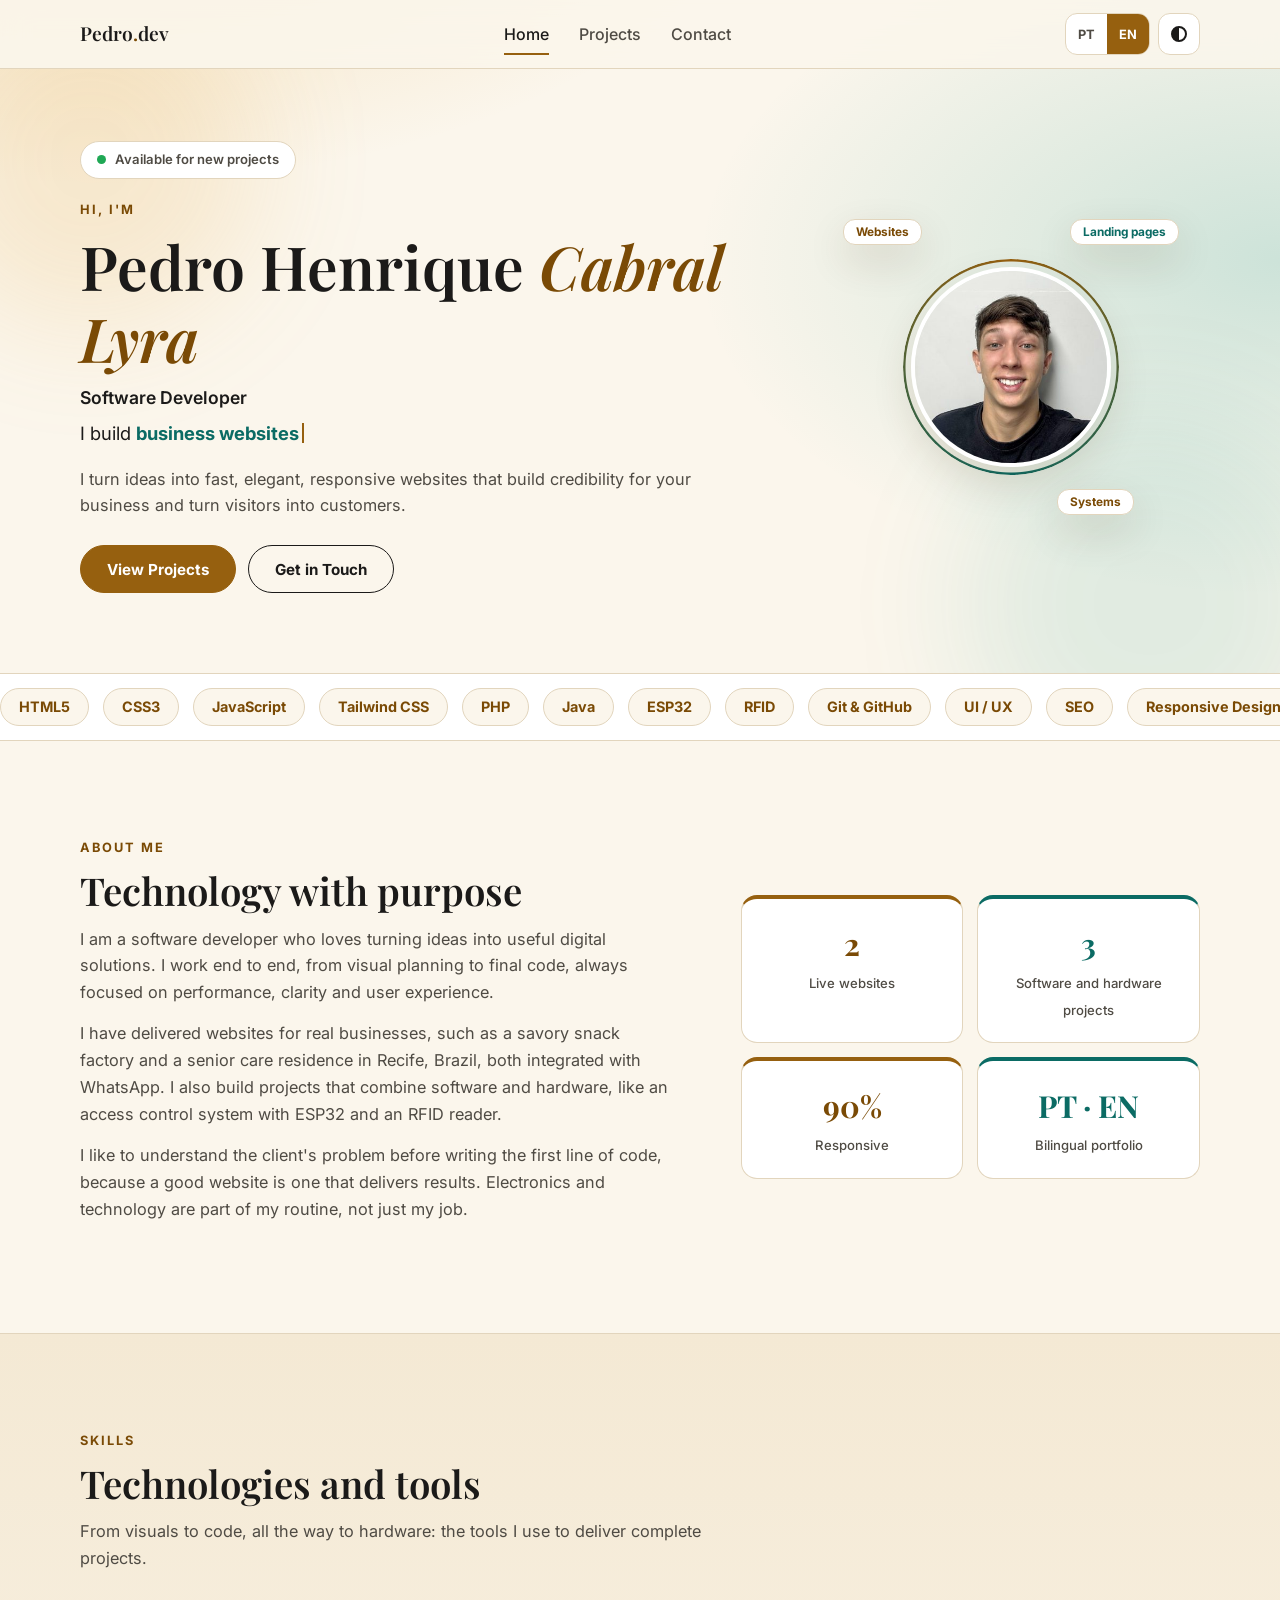
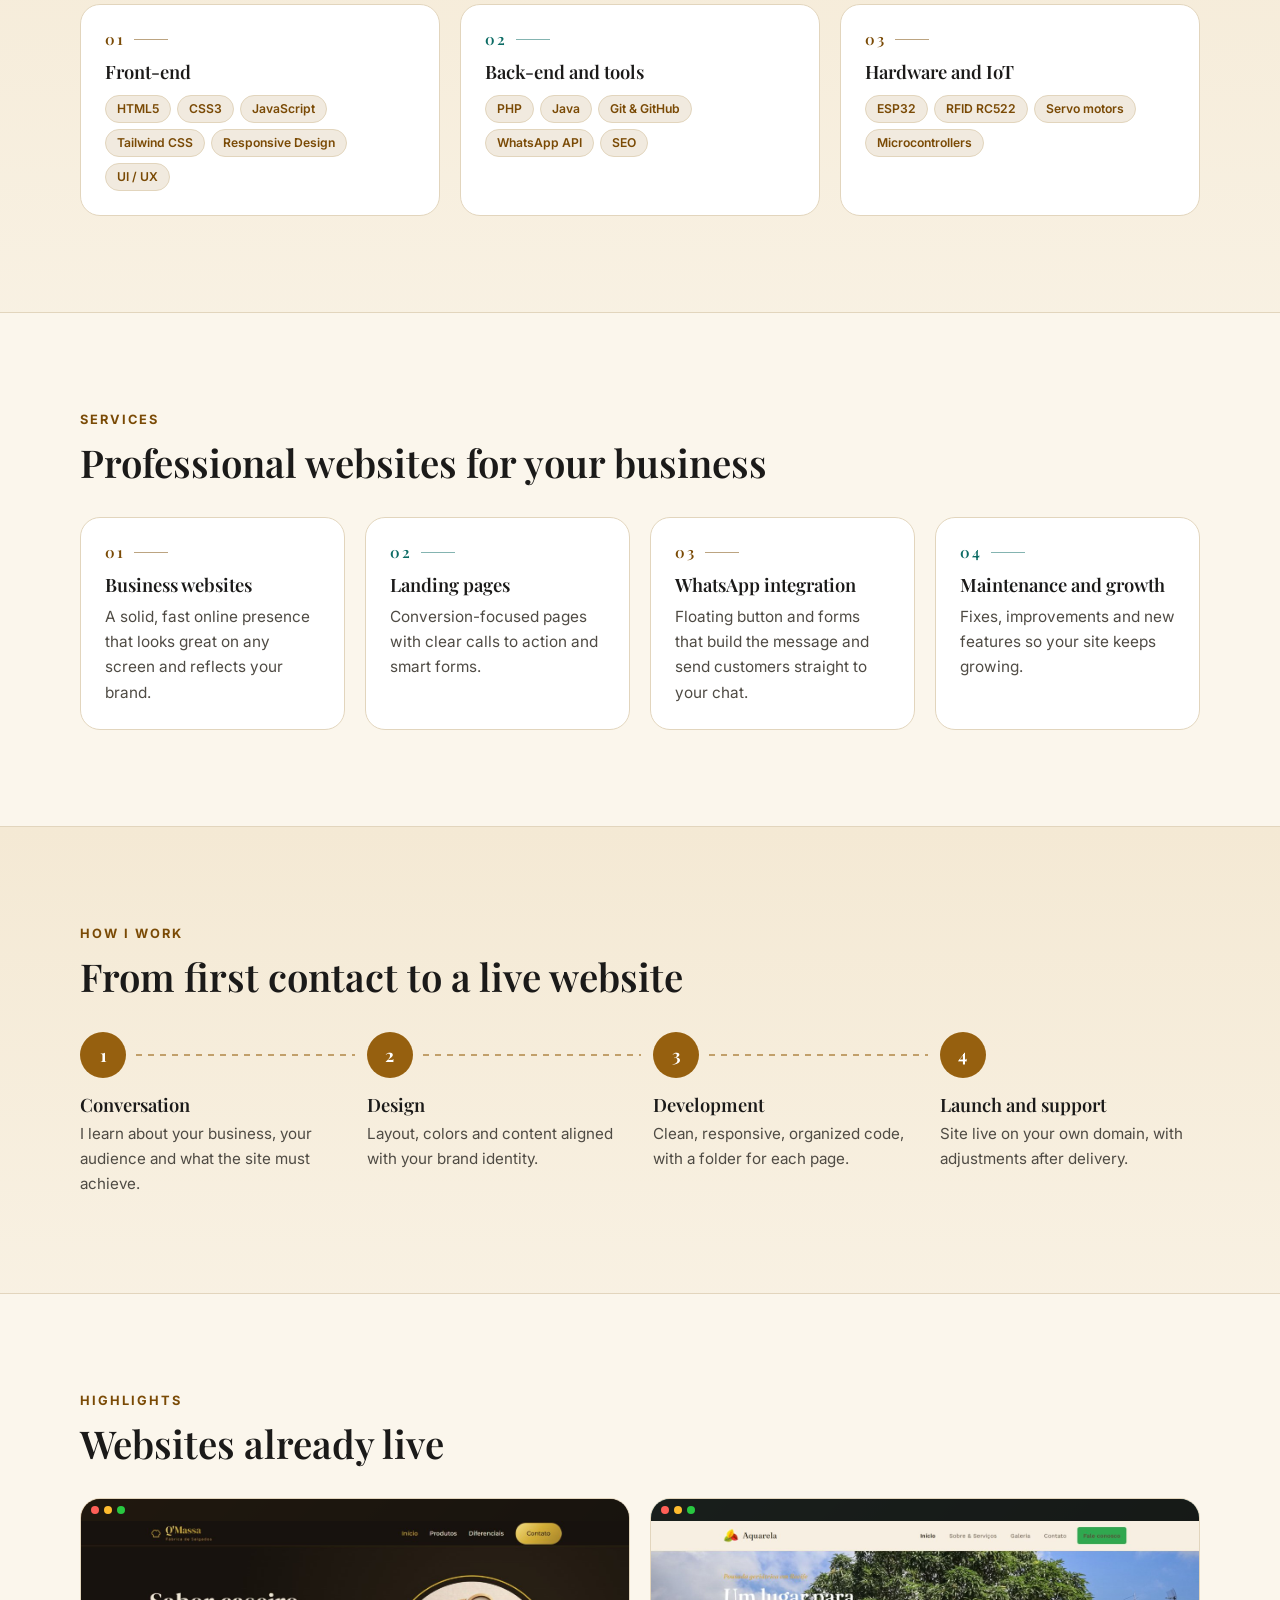
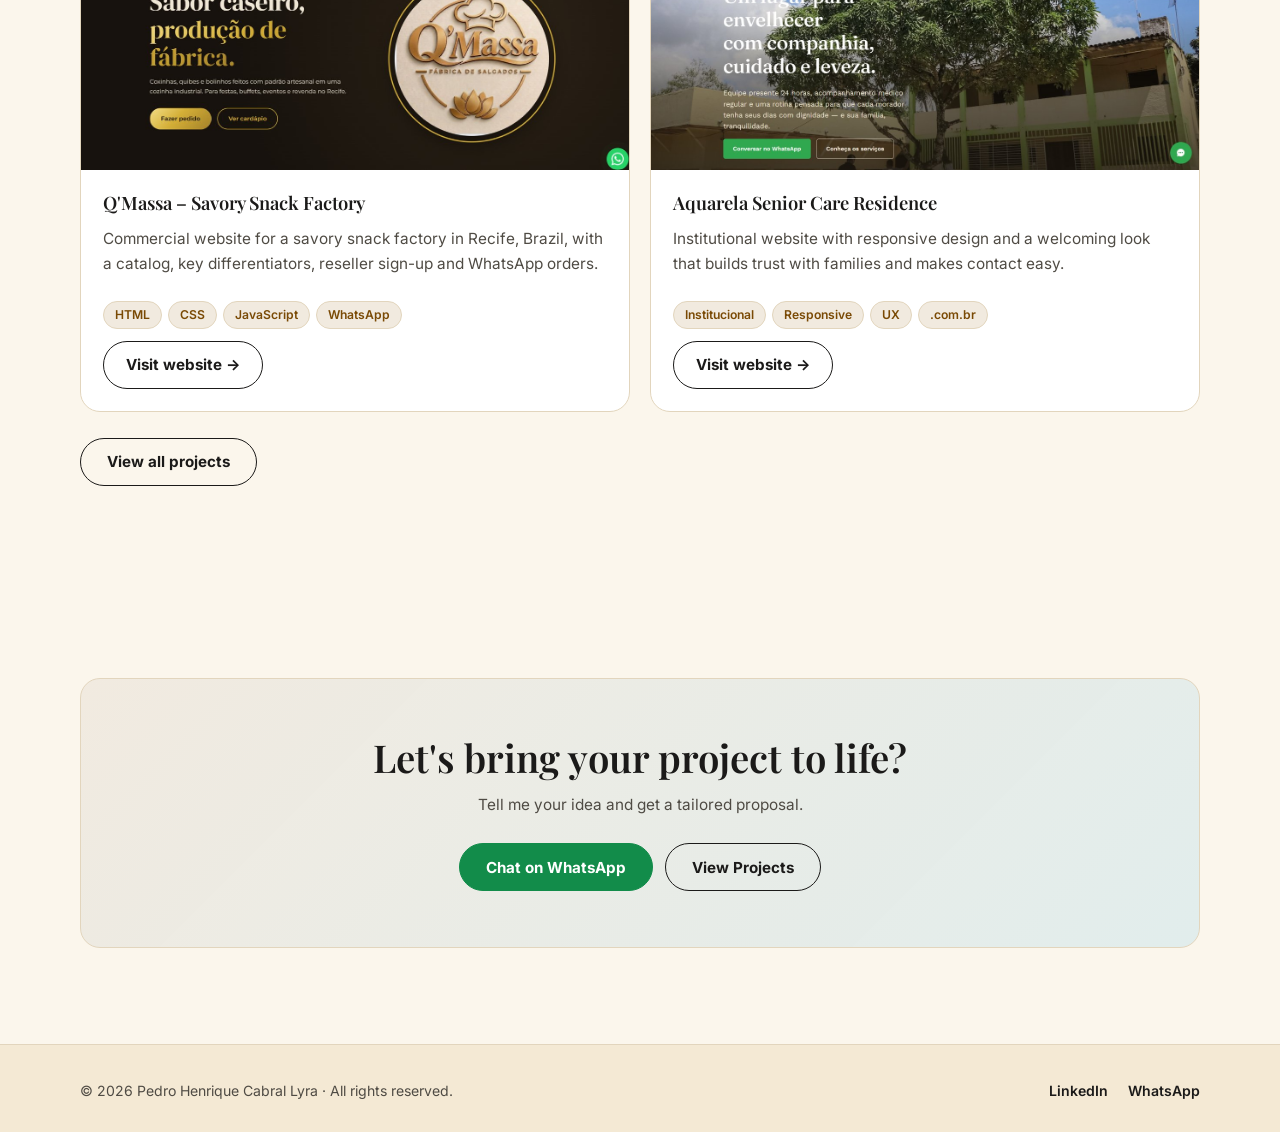
<file: index.html>
<!DOCTYPE html>
<html lang="pt-BR">
<head>
<meta charset="utf-8">
<meta name="viewport" content="width=device-width, initial-scale=1, viewport-fit=cover">
<title>Pedro Henrique Cabral Lyra | Desenvolvedor de Software</title>
<meta name="description" content="Portfólio de Pedro Henrique Cabral Lyra, desenvolvedor de software.">
<meta name="theme-color" content="#fbf6ec" media="(prefers-color-scheme: light)">
<meta name="theme-color" content="#100f0e" media="(prefers-color-scheme: dark)">
<link rel="icon" href="assets/favicon.svg" type="image/svg+xml">
<!-- Aplica o tema salvo antes da renderização (evita flash) -->
<script>try{var t=localStorage.getItem('pref-theme');if(t)document.documentElement.dataset.theme=t}catch(e){}</script>
<link rel="preconnect" href="https://fonts.googleapis.com"><link rel="preconnect" href="https://fonts.gstatic.com" crossorigin>
<link href="https://fonts.googleapis.com/css2?family=Inter:wght@400;500;600;700&family=Playfair+Display:wght@500;600&display=swap" rel="stylesheet">
<!-- CSS compartilhado -->
<link rel="stylesheet" href="shared/css/tokens.css?v=5">
<link rel="stylesheet" href="shared/css/base.css?v=5">
<link rel="stylesheet" href="shared/css/layout.css?v=5">
<link rel="stylesheet" href="shared/css/components.css?v=5">
<!-- CSS exclusivo desta página -->
<link rel="stylesheet" href="home/home.css?v=5">
</head>
<body data-page="home">
<div id="progress" aria-hidden="true"></div>
<a class="sr-only" href="#main">Skip to content</a>
<header class="site-header">
  <div class="wrap bar">
    <a class="logo" href="index.html">Pedro<span>.</span>dev</a>
    <nav id="nav" class="nav" aria-label="Menu">
      <a data-page="home" href="index.html" data-i18n="nav.home">Início</a>
      <a data-page="projetos" href="projetos/index.html" data-i18n="nav.projects">Projetos</a>
      <a data-page="contato" href="contato/index.html" data-i18n="nav.contact">Contato</a>
    </nav>
    <div class="tools">
      <div class="seg" role="group" aria-label="Idioma" data-i18n-attr="aria-label:lang.label">
        <button type="button" data-lang="pt" aria-pressed="true">PT</button>
        <button type="button" data-lang="en" aria-pressed="false">EN</button>
      </div>
      <button id="themeBtn" class="icon-btn" type="button" aria-label="Alternar tema" data-i18n-attr="aria-label:theme.toggle"><span class="ico-theme"></span></button>
      <button id="menuBtn" class="icon-btn menu-btn" type="button" aria-expanded="false" aria-controls="nav" aria-label="Abrir menu" data-i18n-attr="aria-label:nav.menu"><span class="ico-menu"></span></button>
    </div>
  </div>
</header>
<main id="main">

<section class="hero">
  <span class="blob b1"></span><span class="blob b2"></span>
  <div class="wrap hero-grid">
    <div class="hero-text reveal">
      <span class="chip"><span class="dot"></span><span data-i18n="hero.avail">Disponível para novos projetos</span></span>
      <p class="eyebrow" data-i18n="hero.hi">Olá, eu sou</p>
      <h1>Pedro Henrique <em>Cabral Lyra</em></h1>
      <p class="role" data-i18n="hero.role">Desenvolvedor de Software</p>
      <p class="typed-line"><span data-i18n="hero.iBuild">Eu crio</span> <b id="typed" aria-live="off"></b><span class="caret"></span></p>
      <p class="lead" data-i18n="hero.lead"></p>
      <div class="btn-row">
        <a class="btn btn-primary" href="projetos/index.html" data-i18n="hero.btnProjects">Ver Projetos</a>
        <a class="btn btn-ghost" href="contato/index.html" data-i18n="hero.btnContact">Entrar em Contato</a>
      </div>
    </div>
    <div class="portrait reveal">
      <div class="avatar"><div class="ring"></div><img id="avatar" src="assets/img/pedro.jpg" alt="Pedro Henrique Cabral Lyra" width="360" height="360"></div>
      <span class="fchip c1" data-i18n="hero.c1">Websites</span><span class="fchip c2" data-i18n="hero.c2">Landing pages</span><span class="fchip c3" data-i18n="hero.c3">Sistemas</span>
    </div>
  </div>
</section>

<div class="marquee" aria-hidden="true"><ul id="marquee">
  <li>HTML5</li><li>CSS3</li><li>JavaScript</li><li>Tailwind CSS</li><li>PHP</li><li>Java</li><li>ESP32</li><li>RFID</li><li>Git &amp; GitHub</li><li>UI / UX</li><li>SEO</li><li>Responsive Design</li>
</ul></div>

<section id="sobre">
  <div class="wrap about">
    <div class="reveal">
      <p class="eyebrow" data-i18n="about.eyebrow">Sobre mim</p>
      <h2 data-i18n="about.title"></h2>
      <!-- EDITE: inclua aqui detalhes do LinkedIn/currículo (formação, experiências) -->
      <p class="lead" data-i18n="about.p1"></p>
      <p class="lead" data-i18n="about.p2"></p>
      <p class="lead" data-i18n="about.p3"></p>
    </div>
    <div class="stats">
      <div class="stat reveal"><b data-count="2" data-suffix="">0</b><small data-i18n="st.1">Sites no ar</small></div>
      <div class="stat reveal"><b data-count="3" data-suffix="">0</b><small data-i18n="st.2">Projetos de software e hardware</small></div>
      <div class="stat reveal"><b data-count="100" data-suffix="%">0</b><small data-i18n="st.3">Responsivos</small></div>
      <div class="stat reveal"><b>PT · EN</b><small data-i18n="st.4">Portfólio bilíngue</small></div>
    </div>
  </div>
</section>

<section class="band" id="habilidades">
  <div class="wrap">
    <p class="eyebrow reveal" data-i18n="skills.eyebrow">Habilidades</p>
    <h2 class="reveal" data-i18n="skills.title"></h2>
    <p class="lead reveal" data-i18n="skills.lead"></p>
    <div class="grid cols-3">
      <article class="card tilt reveal"><div class="badge"></div><h3 data-i18n="sk.front">Front-end</h3>
        <div class="tags"><span>HTML5</span><span>CSS3</span><span>JavaScript</span><span>Tailwind CSS</span><span>Responsive Design</span><span>UI / UX</span></div></article>
      <article class="card tilt reveal"><div class="badge teal"></div><h3 data-i18n="sk.back">Back-end e ferramentas</h3>
        <div class="tags"><span>PHP</span><span>Java</span><span>Git &amp; GitHub</span><span>WhatsApp API</span><span>SEO</span></div></article>
      <article class="card tilt reveal"><div class="badge"></div><h3 data-i18n="sk.iot">Hardware e IoT</h3>
        <div class="tags"><span>ESP32</span><span>RFID RC522</span><span>Servo motors</span><span>Microcontrollers</span></div></article>
    </div>
  </div>
</section>

<section id="servicos">
  <div class="wrap">
    <p class="eyebrow reveal" data-i18n="services.eyebrow">Serviços</p>
    <h2 class="reveal" data-i18n="services.title"></h2>
    <div class="grid cols-4">
      <article class="card tilt reveal"><div class="badge"></div><h3 data-i18n="s1.t"></h3><p data-i18n="s1.d"></p></article>
      <article class="card tilt reveal"><div class="badge teal"></div><h3 data-i18n="s2.t"></h3><p data-i18n="s2.d"></p></article>
      <article class="card tilt reveal"><div class="badge"></div><h3 data-i18n="s3.t"></h3><p data-i18n="s3.d"></p></article>
      <article class="card tilt reveal"><div class="badge teal"></div><h3 data-i18n="s4.t"></h3><p data-i18n="s4.d"></p></article>
    </div>
  </div>
</section>

<section class="band" id="processo">
  <div class="wrap">
    <p class="eyebrow reveal" data-i18n="pr.eyebrow">Como trabalho</p>
    <h2 class="reveal" data-i18n="pr.title"></h2>
    <ol class="steps">
      <li class="reveal"><span>1</span><h3 data-i18n="pr.1t"></h3><p data-i18n="pr.1d"></p></li>
      <li class="reveal"><span>2</span><h3 data-i18n="pr.2t"></h3><p data-i18n="pr.2d"></p></li>
      <li class="reveal"><span>3</span><h3 data-i18n="pr.3t"></h3><p data-i18n="pr.3d"></p></li>
      <li class="reveal"><span>4</span><h3 data-i18n="pr.4t"></h3><p data-i18n="pr.4d"></p></li>
    </ol>
  </div>
</section>

<section id="destaques">
  <div class="wrap">
    <p class="eyebrow reveal" data-i18n="ft.eyebrow">Destaques</p>
    <h2 class="reveal" data-i18n="ft.title"></h2>
    <div class="grid projects">
      <article class="card project tilt reveal"><figure class="shot s1"><div class="frame"><i></i><i></i><i></i></div><span class="shot-name">Q'Massa</span><img src="assets/img/projects/qmassa-home.jpg" alt="" data-i18n-attr="alt:p1.alt" loading="lazy"></figure>
      <div class="pbody"><h3 data-i18n="p1.t"></h3><p data-i18n="p1.d"></p>
        
        <div class="tags"><span>HTML</span><span>CSS</span><span>JavaScript</span><span>WhatsApp</span></div>
        <a class="btn btn-ghost" href="https://stupendous-meerkat-0f9699.netlify.app" target="_blank" rel="noopener" data-i18n="pj.visit">Visitar site →</a></div></article>
      <article class="card project tilt reveal"><figure class="shot s2"><div class="frame"><i></i><i></i><i></i></div><span class="shot-name">Aquarela</span><img src="assets/img/projects/aquarela-home.jpg" alt="" data-i18n-attr="alt:p2.alt" loading="lazy"></figure>
      <div class="pbody"><h3 data-i18n="p2.t"></h3><p data-i18n="p2.d"></p>
        
        <div class="tags"><span>Institucional</span><span>Responsive</span><span>UX</span><span>.com.br</span></div>
        <a class="btn btn-ghost" href="https://aquarelapousadageriatrica.com.br/" target="_blank" rel="noopener" data-i18n="pj.visit">Visitar site →</a></div></article>
    </div>
    <div class="btn-row reveal"><a class="btn btn-ghost" href="projetos/index.html" data-i18n="ft.all">Ver todos os projetos</a></div>
  </div>
</section>
<section>
  <div class="wrap cta-box card reveal">
    <h2 data-i18n="cta.title">Vamos tirar seu projeto do papel?</h2>
    <p class="lead" data-i18n="cta.text"></p>
    <div class="btn-row"><a class="btn btn-wa" data-i18n-attr="href:wa.href" href="https://wa.me/5581983641665" target="_blank" rel="noopener" data-i18n="cta.wa">Chamar no WhatsApp</a><a class="btn btn-ghost" href="projetos/index.html" data-i18n="hero.btnProjects">Ver Projetos</a></div>
  </div>
</section>
</main>
<footer class="site-footer">
  <div class="wrap foot">
    <span>© <span id="year">2026</span> Pedro Henrique Cabral Lyra · <span data-i18n="footer.rights">Todos os direitos reservados.</span></span>
    <nav aria-label="Social">
      <a href="https://www.linkedin.com/in/pedro-henrique-cabral-lyra" target="_blank" rel="noopener">LinkedIn</a>
      <a data-i18n-attr="href:wa.href" href="https://wa.me/5581983641665" target="_blank" rel="noopener">WhatsApp</a>
    </nav>
  </div>
</footer>
<!-- Dicionários de tradução (compartilhado + da página) -->
<script src="shared/i18n/common.i18n.js?v=5"></script>
<script src="home/home.i18n.js?v=5"></script>
<!-- Lógica compartilhada e da página -->
<script src="shared/js/i18n.js?v=5"></script>
<script src="shared/js/theme.js?v=5"></script>
<script src="shared/js/ui.js?v=5"></script>
<script src="home/home.js?v=5"></script>
<script src="shared/js/main.js?v=5"></script>
</body>
</html>
</file>
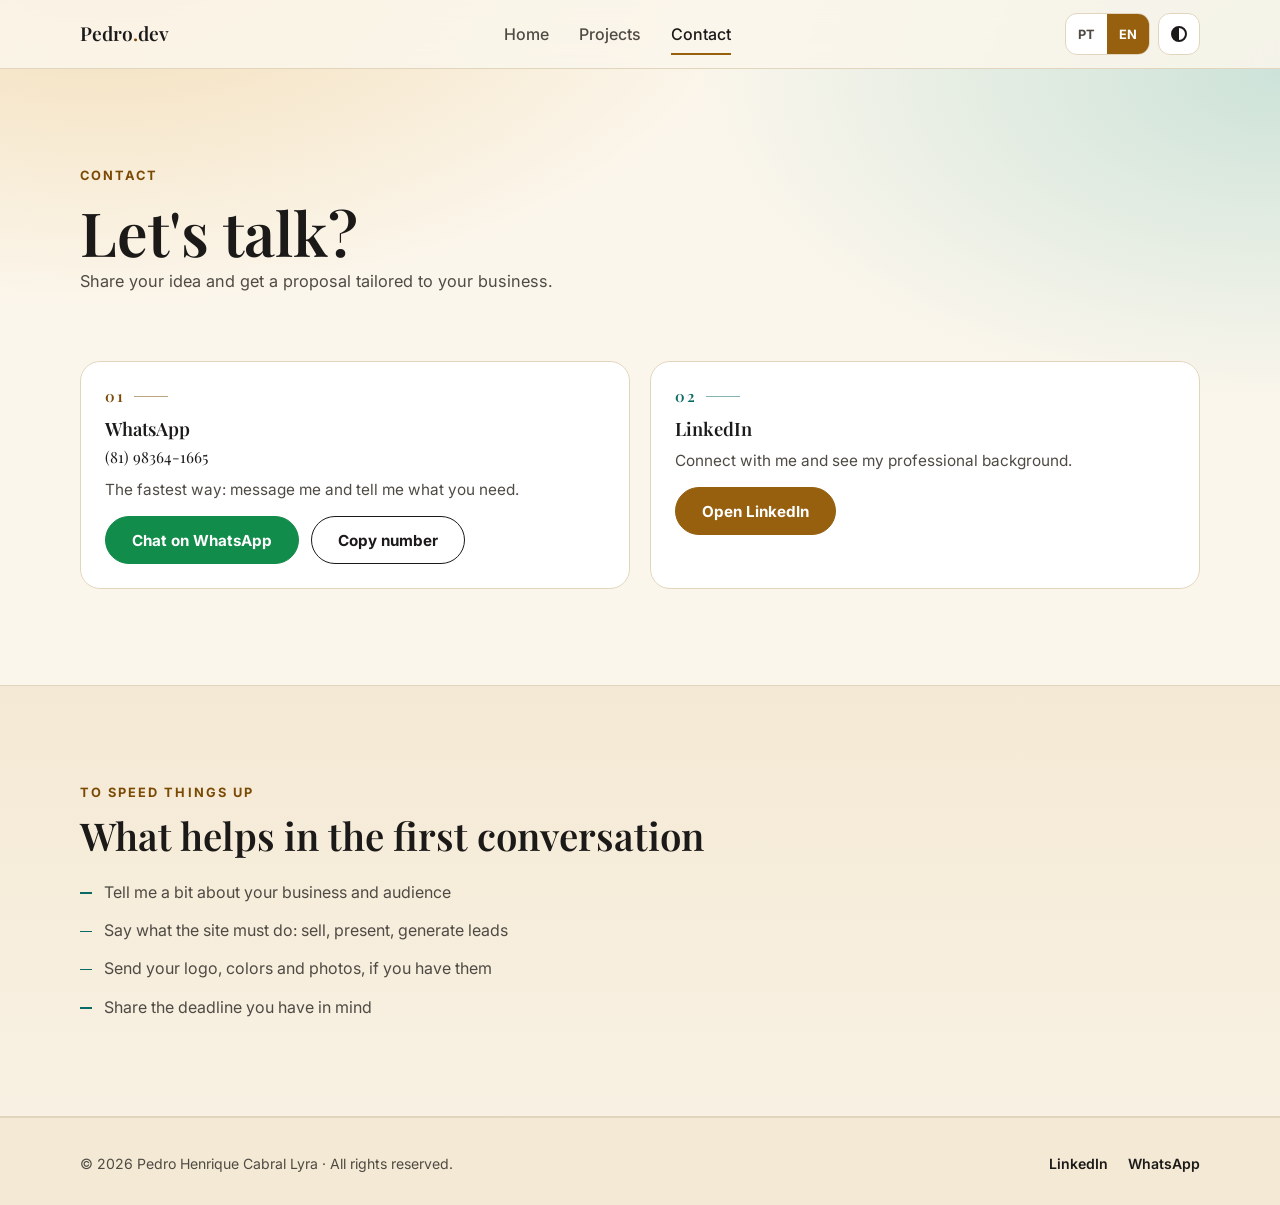
<file: contato/index.html>
<!DOCTYPE html>
<html lang="pt-BR">
<head>
<meta charset="utf-8">
<meta name="viewport" content="width=device-width, initial-scale=1, viewport-fit=cover">
<title>Pedro Henrique Cabral Lyra | Desenvolvedor de Software</title>
<meta name="description" content="Portfólio de Pedro Henrique Cabral Lyra, desenvolvedor de software.">
<meta name="theme-color" content="#fbf6ec" media="(prefers-color-scheme: light)">
<meta name="theme-color" content="#100f0e" media="(prefers-color-scheme: dark)">
<link rel="icon" href="../assets/favicon.svg" type="image/svg+xml">
<!-- Aplica o tema salvo antes da renderização (evita flash) -->
<script>try{var t=localStorage.getItem('pref-theme');if(t)document.documentElement.dataset.theme=t}catch(e){}</script>
<link rel="preconnect" href="https://fonts.googleapis.com"><link rel="preconnect" href="https://fonts.gstatic.com" crossorigin>
<link href="https://fonts.googleapis.com/css2?family=Inter:wght@400;500;600;700&family=Playfair+Display:wght@500;600&display=swap" rel="stylesheet">
<!-- CSS compartilhado -->
<link rel="stylesheet" href="../shared/css/tokens.css?v=5">
<link rel="stylesheet" href="../shared/css/base.css?v=5">
<link rel="stylesheet" href="../shared/css/layout.css?v=5">
<link rel="stylesheet" href="../shared/css/components.css?v=5">
<!-- CSS exclusivo desta página -->
<link rel="stylesheet" href="contato.css?v=5">
</head>
<body data-page="contato">
<div id="progress" aria-hidden="true"></div>
<a class="sr-only" href="#main">Skip to content</a>
<header class="site-header">
  <div class="wrap bar">
    <a class="logo" href="../index.html">Pedro<span>.</span>dev</a>
    <nav id="nav" class="nav" aria-label="Menu">
      <a data-page="home" href="../index.html" data-i18n="nav.home">Início</a>
      <a data-page="projetos" href="../projetos/index.html" data-i18n="nav.projects">Projetos</a>
      <a data-page="contato" href="../contato/index.html" data-i18n="nav.contact">Contato</a>
    </nav>
    <div class="tools">
      <div class="seg" role="group" aria-label="Idioma" data-i18n-attr="aria-label:lang.label">
        <button type="button" data-lang="pt" aria-pressed="true">PT</button>
        <button type="button" data-lang="en" aria-pressed="false">EN</button>
      </div>
      <button id="themeBtn" class="icon-btn" type="button" aria-label="Alternar tema" data-i18n-attr="aria-label:theme.toggle"><span class="ico-theme"></span></button>
      <button id="menuBtn" class="icon-btn menu-btn" type="button" aria-expanded="false" aria-controls="nav" aria-label="Abrir menu" data-i18n-attr="aria-label:nav.menu"><span class="ico-menu"></span></button>
    </div>
  </div>
</header>
<main id="main">

<section class="page-head">
  <div class="wrap reveal">
    <p class="eyebrow" data-i18n="ct.eyebrow">Contato</p>
    <h1 data-i18n="ct.title">Vamos conversar?</h1>
    <p class="lead" data-i18n="ct.lead"></p>
  </div>
</section>
<section style="padding-top:8px">
  <div class="wrap grid contact-grid">
    <article class="card tilt reveal">
      <div class="badge"></div><h3>WhatsApp</h3>
      <p class="phone">(81) 98364-1665</p>
      <p data-i18n="ct.waText"></p>
      <div class="btn-row" style="margin-top:14px"><a class="btn btn-wa" data-i18n-attr="href:wa.href" href="https://wa.me/5581983641665" target="_blank" rel="noopener" data-i18n="cta.wa">Chamar no WhatsApp</a>
        <button class="btn btn-ghost" id="copyPhone" type="button" data-i18n="ct.copy">Copiar número</button></div>
    </article>
    <article class="card tilt reveal">
      <div class="badge teal"></div><h3>LinkedIn</h3>
      <p data-i18n="ct.liText"></p>
      <div class="btn-row" style="margin-top:14px"><a class="btn btn-primary" href="https://www.linkedin.com/in/pedro-henrique-cabral-lyra" target="_blank" rel="noopener" data-i18n="ct.liBtn">Abrir LinkedIn</a></div>
    </article>
  </div>
</section>
<section class="band">
  <div class="wrap">
    <p class="eyebrow reveal" data-i18n="ct.tipEyebrow"></p>
    <h2 class="reveal" data-i18n="ct.tipTitle"></h2>
    <ul class="ticks tips reveal">
      <li data-i18n="ct.t1"></li><li data-i18n="ct.t2"></li><li data-i18n="ct.t3"></li><li data-i18n="ct.t4"></li>
    </ul>
  </div>
</section>

</main>
<footer class="site-footer">
  <div class="wrap foot">
    <span>© <span id="year">2026</span> Pedro Henrique Cabral Lyra · <span data-i18n="footer.rights">Todos os direitos reservados.</span></span>
    <nav aria-label="Social">
      <a href="https://www.linkedin.com/in/pedro-henrique-cabral-lyra" target="_blank" rel="noopener">LinkedIn</a>
      <a data-i18n-attr="href:wa.href" href="https://wa.me/5581983641665" target="_blank" rel="noopener">WhatsApp</a>
    </nav>
  </div>
</footer>
<!-- Dicionários de tradução (compartilhado + da página) -->
<script src="../shared/i18n/common.i18n.js?v=5"></script>
<script src="contato.i18n.js?v=5"></script>
<!-- Lógica compartilhada e da página -->
<script src="../shared/js/i18n.js?v=5"></script>
<script src="../shared/js/theme.js?v=5"></script>
<script src="../shared/js/ui.js?v=5"></script>
<script src="contato.js?v=5"></script>
<script src="../shared/js/main.js?v=5"></script>
</body>
</html>
</file>
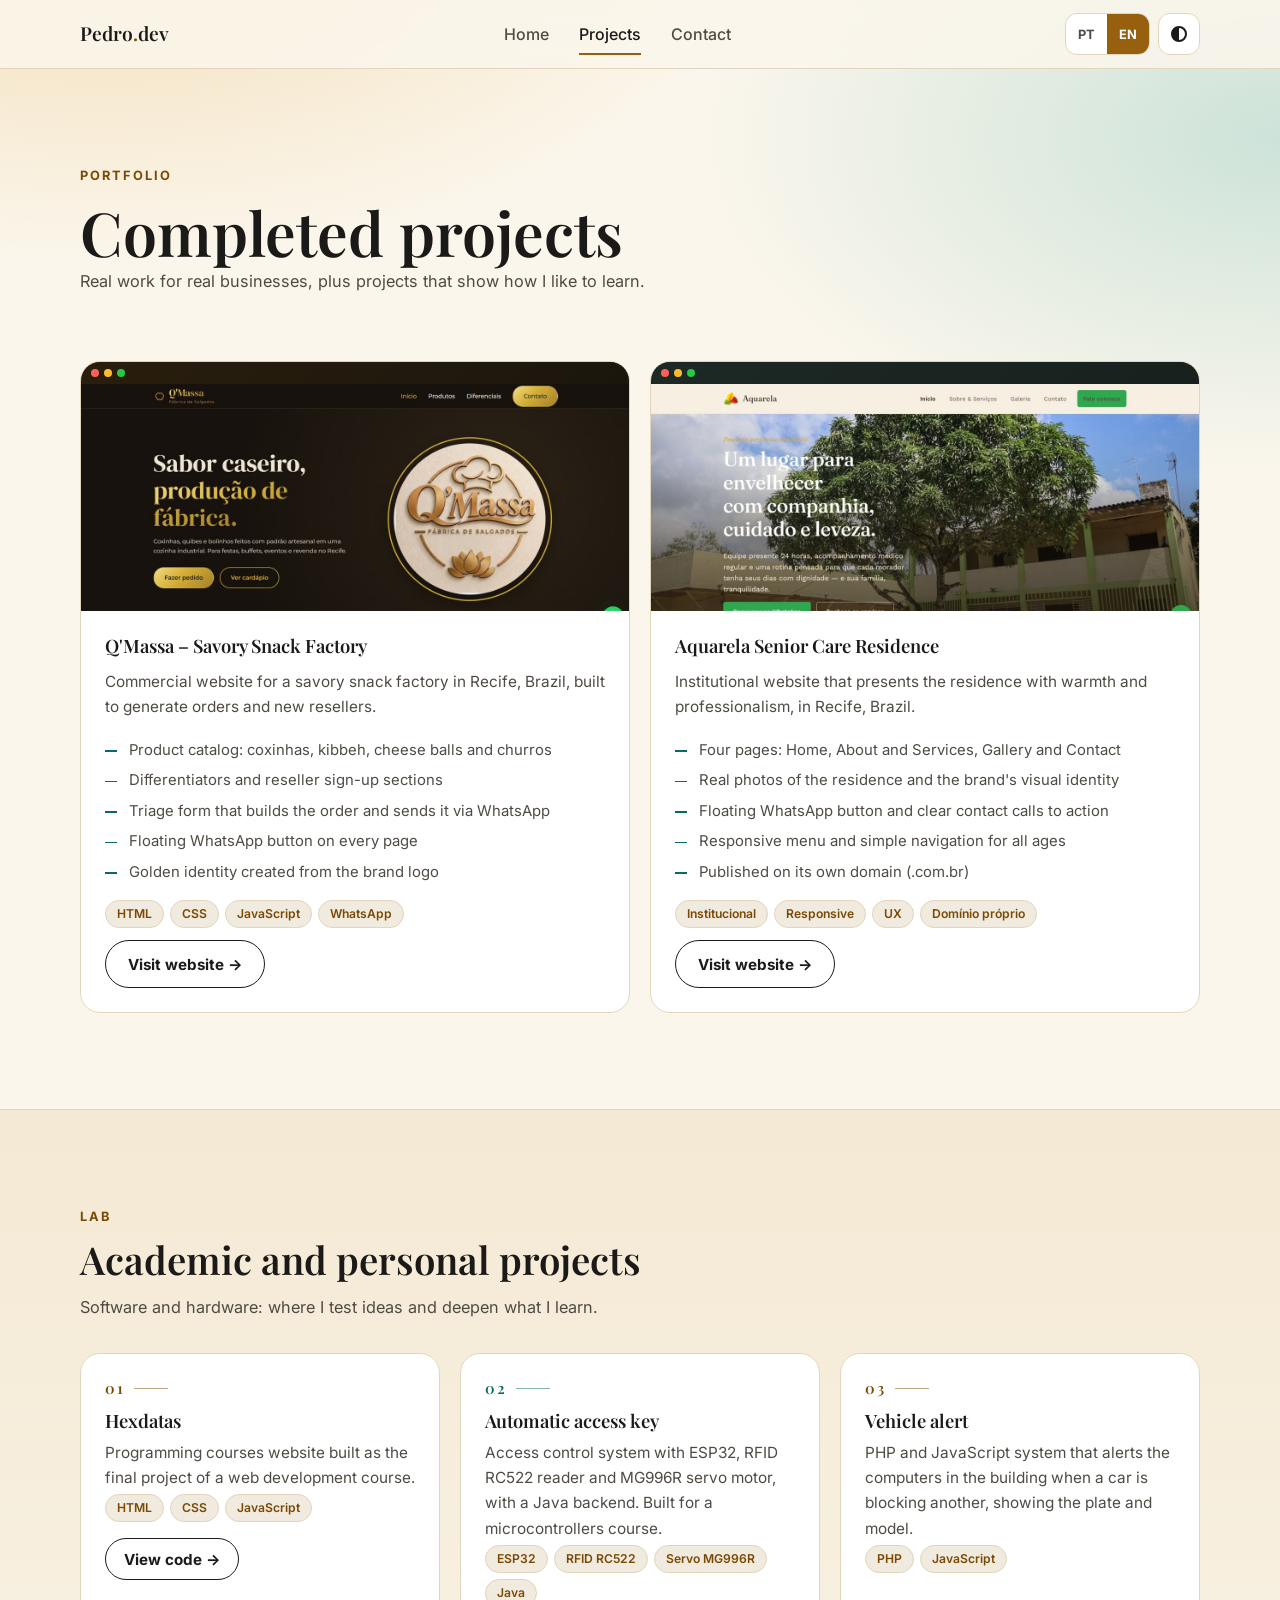
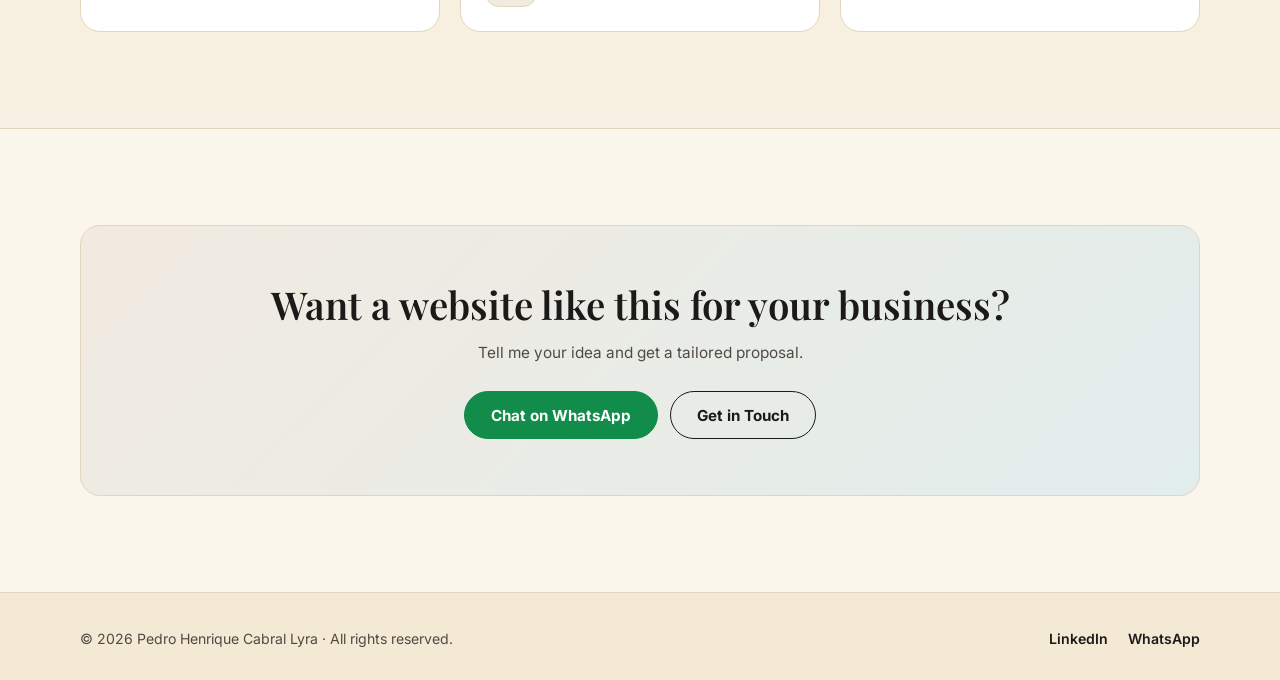
<file: projetos/index.html>
<!DOCTYPE html>
<html lang="pt-BR">
<head>
<meta charset="utf-8">
<meta name="viewport" content="width=device-width, initial-scale=1, viewport-fit=cover">
<title>Pedro Henrique Cabral Lyra | Desenvolvedor de Software</title>
<meta name="description" content="Portfólio de Pedro Henrique Cabral Lyra, desenvolvedor de software.">
<meta name="theme-color" content="#fbf6ec" media="(prefers-color-scheme: light)">
<meta name="theme-color" content="#100f0e" media="(prefers-color-scheme: dark)">
<link rel="icon" href="../assets/favicon.svg" type="image/svg+xml">
<!-- Aplica o tema salvo antes da renderização (evita flash) -->
<script>try{var t=localStorage.getItem('pref-theme');if(t)document.documentElement.dataset.theme=t}catch(e){}</script>
<link rel="preconnect" href="https://fonts.googleapis.com"><link rel="preconnect" href="https://fonts.gstatic.com" crossorigin>
<link href="https://fonts.googleapis.com/css2?family=Inter:wght@400;500;600;700&family=Playfair+Display:wght@500;600&display=swap" rel="stylesheet">
<!-- CSS compartilhado -->
<link rel="stylesheet" href="../shared/css/tokens.css?v=5">
<link rel="stylesheet" href="../shared/css/base.css?v=5">
<link rel="stylesheet" href="../shared/css/layout.css?v=5">
<link rel="stylesheet" href="../shared/css/components.css?v=5">
<!-- CSS exclusivo desta página -->
<link rel="stylesheet" href="projetos.css?v=5">
</head>
<body data-page="projetos">
<div id="progress" aria-hidden="true"></div>
<a class="sr-only" href="#main">Skip to content</a>
<header class="site-header">
  <div class="wrap bar">
    <a class="logo" href="../index.html">Pedro<span>.</span>dev</a>
    <nav id="nav" class="nav" aria-label="Menu">
      <a data-page="home" href="../index.html" data-i18n="nav.home">Início</a>
      <a data-page="projetos" href="../projetos/index.html" data-i18n="nav.projects">Projetos</a>
      <a data-page="contato" href="../contato/index.html" data-i18n="nav.contact">Contato</a>
    </nav>
    <div class="tools">
      <div class="seg" role="group" aria-label="Idioma" data-i18n-attr="aria-label:lang.label">
        <button type="button" data-lang="pt" aria-pressed="true">PT</button>
        <button type="button" data-lang="en" aria-pressed="false">EN</button>
      </div>
      <button id="themeBtn" class="icon-btn" type="button" aria-label="Alternar tema" data-i18n-attr="aria-label:theme.toggle"><span class="ico-theme"></span></button>
      <button id="menuBtn" class="icon-btn menu-btn" type="button" aria-expanded="false" aria-controls="nav" aria-label="Abrir menu" data-i18n-attr="aria-label:nav.menu"><span class="ico-menu"></span></button>
    </div>
  </div>
</header>
<main id="main">

<section class="page-head">
  <div class="wrap reveal">
    <p class="eyebrow" data-i18n="pj.eyebrow">Portfólio</p>
    <h1 data-i18n="pj.title">Projetos realizados</h1>
    <p class="lead" data-i18n="pj.lead"></p>
  </div>
</section>
<section style="padding-top:8px">
  <div class="wrap grid projects big">
    <article class="card project tilt reveal"><figure class="shot s1"><div class="frame"><i></i><i></i><i></i></div><span class="shot-name">Q'Massa</span><img src="../assets/img/projects/qmassa-home.jpg" alt="" data-i18n-attr="alt:p1.alt" loading="lazy"></figure>
      <div class="pbody"><h3 data-i18n="p1.t"></h3><p data-i18n="p1.d"></p>
        <ul class="ticks"><li data-i18n="p1.f1"></li><li data-i18n="p1.f2"></li><li data-i18n="p1.f3"></li><li data-i18n="p1.f4"></li><li data-i18n="p1.f5"></li></ul>
        <div class="tags"><span>HTML</span><span>CSS</span><span>JavaScript</span><span>WhatsApp</span></div>
        <a class="btn btn-ghost" href="https://stupendous-meerkat-0f9699.netlify.app" target="_blank" rel="noopener" data-i18n="pj.visit">Visitar site →</a></div></article>
    <article class="card project tilt reveal"><figure class="shot s2"><div class="frame"><i></i><i></i><i></i></div><span class="shot-name">Aquarela</span><img src="../assets/img/projects/aquarela-home.jpg" alt="" data-i18n-attr="alt:p2.alt" loading="lazy"></figure>
      <div class="pbody"><h3 data-i18n="p2.t"></h3><p data-i18n="p2.d"></p>
        <ul class="ticks"><li data-i18n="p2.f1"></li><li data-i18n="p2.f2"></li><li data-i18n="p2.f3"></li><li data-i18n="p2.f4"></li><li data-i18n="p2.f5"></li></ul>
        <div class="tags"><span>Institucional</span><span>Responsive</span><span>UX</span><span>Domínio próprio</span></div>
        <a class="btn btn-ghost" href="https://aquarelapousadageriatrica.com.br/" target="_blank" rel="noopener" data-i18n="pj.visit">Visitar site →</a></div></article>
  </div>
</section>
<section class="band">
  <div class="wrap">
    <p class="eyebrow reveal" data-i18n="lab.eyebrow">Laboratório</p>
    <h2 class="reveal" data-i18n="lab.title"></h2>
    <p class="lead reveal" data-i18n="lab.lead"></p>
    <div class="grid cols-3">
      <article class="card tilt reveal"><div class="badge"></div><h3 data-i18n="l1.t"></h3><p data-i18n="l1.d"></p>
        <div class="tags"><span>HTML</span><span>CSS</span><span>JavaScript</span></div>
        <div class="btn-row" style="margin-top:16px"><a class="btn btn-ghost small" href="https://github.com/Vinias1/Projeto-Final" target="_blank" rel="noopener" data-i18n="lab.code">Ver código →</a></div></article>
      <article class="card tilt reveal"><div class="badge teal"></div><h3 data-i18n="l2.t"></h3><p data-i18n="l2.d"></p>
        <div class="tags"><span>ESP32</span><span>RFID RC522</span><span>Servo MG996R</span><span>Java</span></div></article>
      <article class="card tilt reveal"><div class="badge"></div><h3 data-i18n="l3.t"></h3><p data-i18n="l3.d"></p>
        <div class="tags"><span>PHP</span><span>JavaScript</span></div></article>
    </div>
  </div>
</section>
<section>
  <div class="wrap cta-box card reveal">
    <h2 data-i18n="cta.title">Vamos tirar seu projeto do papel?</h2>
    <p class="lead" data-i18n="cta.text"></p>
    <div class="btn-row"><a class="btn btn-wa" data-i18n-attr="href:wa.href" href="https://wa.me/5581983641665" target="_blank" rel="noopener" data-i18n="cta.wa">Chamar no WhatsApp</a><a class="btn btn-ghost" href="../contato/index.html" data-i18n="hero.btnContact">Entrar em Contato</a></div>
  </div>
</section>
</main>
<footer class="site-footer">
  <div class="wrap foot">
    <span>© <span id="year">2026</span> Pedro Henrique Cabral Lyra · <span data-i18n="footer.rights">Todos os direitos reservados.</span></span>
    <nav aria-label="Social">
      <a href="https://www.linkedin.com/in/pedro-henrique-cabral-lyra" target="_blank" rel="noopener">LinkedIn</a>
      <a data-i18n-attr="href:wa.href" href="https://wa.me/5581983641665" target="_blank" rel="noopener">WhatsApp</a>
    </nav>
  </div>
</footer>
<!-- Dicionários de tradução (compartilhado + da página) -->
<script src="../shared/i18n/common.i18n.js?v=5"></script>
<script src="projetos.i18n.js?v=5"></script>
<!-- Lógica compartilhada e da página -->
<script src="../shared/js/i18n.js?v=5"></script>
<script src="../shared/js/theme.js?v=5"></script>
<script src="../shared/js/ui.js?v=5"></script>
<script src="projetos.js?v=5"></script>
<script src="../shared/js/main.js?v=5"></script>
</body>
</html>
</file>
<file: shared/css/tokens.css>
/* Design tokens: cores, tipografia, espaçamento. Altere aqui para mudar a identidade visual.
   --accent       = fundo de botões/destaques (contraste AA com --accent-ink)
   --accent-text  = dourado para TEXTO pequeno (mais escuro no modo claro, para não "sumir") */
:root{
  --bg:#fbf6ec; --bg2:#f4e9d4; --surface:#ffffff; --text:#1b1a19; --muted:#4f4b44; --line:#e2d5bd;
  --accent:#96600f; --accent-ink:#ffffff; --accent-text:#7a4a05;
  --teal:#0b6b64; --teal-soft:rgba(11,107,100,.12); --gold-soft:rgba(150,96,15,.13);
  --glow1:rgba(224,164,58,.30); --glow2:rgba(20,150,140,.20);
  --shadow:0 16px 40px rgba(70,45,10,.14);
  --serif:'Playfair Display',Georgia,serif;
  --sans:'Inter',system-ui,-apple-system,'Segoe UI',Roboto,sans-serif;
  --radius:20px; --header-h:68px; color-scheme:light;
}
@media (prefers-color-scheme:dark){
  :root:not([data-theme="light"]){
    --bg:#100f0e; --bg2:#181613; --surface:#1c1a17; --text:#f4efe6; --muted:#b4aea2; --line:#2f2b25;
    --accent:#d4a657; --accent-ink:#14110c; --accent-text:#e6bf72;
    --teal:#4fd1c5; --teal-soft:rgba(79,209,197,.12); --gold-soft:rgba(212,166,87,.14);
    --glow1:rgba(212,166,87,.16); --glow2:rgba(79,209,197,.10); --shadow:0 16px 40px rgba(0,0,0,.5); color-scheme:dark;
  }
}
:root[data-theme="dark"]{
  --bg:#100f0e; --bg2:#181613; --surface:#1c1a17; --text:#f4efe6; --muted:#b4aea2; --line:#2f2b25;
  --accent:#d4a657; --accent-ink:#14110c; --accent-text:#e6bf72;
  --teal:#4fd1c5; --teal-soft:rgba(79,209,197,.12); --gold-soft:rgba(212,166,87,.14);
  --glow1:rgba(212,166,87,.16); --glow2:rgba(79,209,197,.10); --shadow:0 16px 40px rgba(0,0,0,.5); color-scheme:dark;
}
</file>
<file: shared/css/base.css>
/* Reset e estilos globais */
*,*::before,*::after{box-sizing:border-box}
html{scroll-behavior:smooth;-webkit-text-size-adjust:100%}
body{margin:0;color:var(--text);font-family:var(--sans);line-height:1.65;-webkit-font-smoothing:antialiased;
  background-color:var(--bg);
  background-image:radial-gradient(60rem 32rem at 8% -4%,var(--glow1),transparent 70%),radial-gradient(52rem 30rem at 100% 6%,var(--glow2),transparent 70%);
  background-repeat:no-repeat;transition:background-color .3s,color .3s;overflow-x:hidden;
  padding-left:env(safe-area-inset-left,0px);padding-right:env(safe-area-inset-right,0px)}
img{max-width:100%;display:block}
a{color:inherit;text-decoration:none}
h1,h2,h3{font-family:var(--serif);font-weight:600;line-height:1.18;margin:0}
h1{font-size:clamp(2.2rem,7.5vw,3.8rem)}
h2{font-size:clamp(1.65rem,4.8vw,2.4rem);margin-bottom:12px}
h3{font-size:1.15rem}
p{margin:0 0 14px}
:focus-visible{outline:3px solid var(--accent);outline-offset:3px;border-radius:6px}
.wrap{width:min(1120px,100% - 40px);margin-inline:auto}
.eyebrow{font-size:.8rem;letter-spacing:.16em;text-transform:uppercase;color:var(--accent-text);font-weight:700;margin-bottom:10px}
.lead{color:var(--muted);max-width:64ch;font-size:1.02rem}
.sr-only{position:absolute;width:1px;height:1px;overflow:hidden;clip:rect(0 0 0 0);white-space:nowrap}
#progress{position:fixed;top:0;left:0;height:3px;width:0;z-index:50;background:linear-gradient(90deg,var(--accent),var(--teal));transition:width .1s}
.reveal{opacity:0;transform:translateY(22px);transition:opacity .7s ease,transform .7s ease;transition-delay:var(--d,0s)}
.reveal.in{opacity:1;transform:none}
@media (prefers-reduced-motion:reduce){
  *,*::before,*::after{animation:none!important;transition:none!important}
  .reveal{opacity:1;transform:none}html{scroll-behavior:auto}
}
</file>
<file: shared/css/layout.css>
/* Estrutura: cabeçalho, seções e rodapé */
.site-header{position:sticky;top:0;z-index:40;padding-top:env(safe-area-inset-top,0px);
  background:color-mix(in srgb,var(--bg) 86%,transparent);-webkit-backdrop-filter:blur(14px);backdrop-filter:blur(14px);
  border-bottom:1px solid var(--line);transition:box-shadow .3s}
.site-header.scrolled{box-shadow:0 8px 24px rgba(0,0,0,.08)}
.bar{display:flex;align-items:center;justify-content:space-between;gap:12px;height:var(--header-h)}
.logo{font-family:var(--serif);font-size:1.2rem;font-weight:600}
.logo span{color:var(--accent-text)}
.nav{display:none;position:absolute;left:0;right:0;top:100%;flex-direction:column;background:var(--bg);
  border-bottom:1px solid var(--line);padding:8px 20px 16px;box-shadow:var(--shadow)}
.nav.open{display:flex}
.nav a{padding:13px 0;color:var(--muted);font-size:1rem;font-weight:500;border-bottom:1px solid var(--line)}
.nav a[aria-current="page"],.nav a:hover{color:var(--text)}
.tools{display:flex;align-items:center;gap:8px}
@media(min-width:820px){
  .nav{display:flex;position:static;flex-direction:row;gap:30px;border:0;padding:0;background:none;box-shadow:none}
  .nav a{padding:6px 0;border:0;position:relative}
  .nav a::after{content:"";position:absolute;left:0;bottom:-2px;height:2px;width:0;background:var(--accent);transition:width .25s}
  .nav a:hover::after,.nav a[aria-current="page"]::after{width:100%}
}
section{padding:clamp(52px,9vw,96px) 0;position:relative}
.band{border-block:1px solid var(--line);background:linear-gradient(180deg,var(--bg2),color-mix(in srgb,var(--bg2) 40%,var(--bg)))}
.page-head{padding-bottom:12px}
.site-footer{border-top:1px solid var(--line);background:var(--bg2);padding:34px 0 calc(30px + env(safe-area-inset-bottom,0px));color:var(--muted);font-size:.88rem}
.foot{display:flex;flex-wrap:wrap;gap:14px 28px;justify-content:space-between;align-items:center}
.foot nav{display:flex;gap:20px;flex-wrap:wrap}
.foot a{font-weight:600;color:var(--text)}.foot a:hover{color:var(--accent-text)}
</file>
<file: shared/css/components.css>
/* Componentes reutilizáveis */
.btn{position:relative;overflow:hidden;display:inline-flex;align-items:center;justify-content:center;gap:8px;padding:13px 26px;border-radius:999px;
  font:700 .95rem var(--sans);border:1.5px solid var(--accent);cursor:pointer;transition:transform .2s,box-shadow .2s,border-color .2s;min-height:48px}
.btn:hover{transform:translateY(-2px);box-shadow:var(--shadow)}
.btn-primary{background:var(--accent);color:var(--accent-ink)}
.btn-primary::after{content:"";position:absolute;inset:0;background:linear-gradient(110deg,transparent 30%,rgba(255,255,255,.35) 50%,transparent 70%);transform:translateX(-120%)}
.btn-primary:hover::after{transform:translateX(120%);transition:transform .7s}
.btn-ghost{background:transparent;color:var(--text);border-color:var(--text)}
.btn-ghost:hover{background:var(--text);color:var(--bg)}
.btn-wa{background:#128c4a;border-color:#128c4a;color:#fff}
.btn-row{display:flex;flex-wrap:wrap;gap:12px;margin-top:26px}
.icon-btn{width:42px;height:42px;border-radius:12px;border:1px solid var(--line);background:var(--surface);color:var(--text);
  cursor:pointer;font-size:1.05rem;display:grid;place-items:center;transition:border-color .2s,transform .2s}
.icon-btn:hover{border-color:var(--accent);transform:rotate(12deg)}
/* especificidade maior: garante que o botão de menu suma no desktop */
.icon-btn.menu-btn{display:grid}
@media(min-width:820px){.icon-btn.menu-btn{display:none}}
.seg{display:inline-flex;border:1px solid var(--line);border-radius:12px;overflow:hidden;background:var(--surface)}
.seg button{border:0;background:none;color:var(--muted);padding:0 12px;height:40px;font:700 .8rem var(--sans);cursor:pointer}
.seg button[aria-pressed="true"]{background:var(--accent);color:var(--accent-ink)}
.card{background:var(--surface);border:1px solid var(--line);border-radius:var(--radius);padding:24px;transition:box-shadow .25s,border-color .25s,transform .2s}
.card:hover{box-shadow:var(--shadow);border-color:color-mix(in srgb,var(--accent) 50%,var(--line))}
.card p{color:var(--muted);font-size:.96rem;margin:8px 0 0}
.card.tilt{transform:perspective(900px) rotateX(var(--rx,0deg)) rotateY(var(--ry,0deg)) translateY(var(--ty,0px))}
.card.tilt:hover{--ty:-6px}
.grid{display:grid;gap:20px;margin-top:32px}
.tags{display:flex;flex-wrap:wrap;gap:6px;margin-top:4px}
.tags span{font-size:.76rem;font-weight:600;border:1px solid var(--line);background:var(--gold-soft);border-radius:999px;padding:3px 11px;color:var(--accent-text)}
.badge{width:46px;height:46px;border-radius:14px;display:grid;place-items:center;font-size:1.35rem;background:var(--gold-soft);margin-bottom:14px}
.badge.teal{background:var(--teal-soft)}
.ticks{list-style:none;margin:6px 0 0;padding:0;display:grid;gap:6px}
.ticks li{position:relative;padding-left:24px;color:var(--muted);font-size:.93rem}

.badge svg{width:24px;height:24px;fill:none;stroke:var(--accent-text);stroke-width:1.8;stroke-linecap:round;stroke-linejoin:round}
.badge.teal svg{stroke:var(--teal)}

/* Cartão de projeto com print do site (usado em Início e Projetos) */
.project{padding:0;overflow:hidden;display:flex;flex-direction:column}
.shot{position:relative;margin:0;min-height:120px;overflow:hidden;background:#1b140c;color:#fff;font:600 1.6rem var(--serif)}
.shot.s1{background:linear-gradient(135deg,#7a4a0a,#1b140c)}.shot.s2{background:linear-gradient(135deg,#3f7d78,#1d4440)}
.shot .frame{position:relative;z-index:2;height:22px;background:rgba(20,18,15,.88);display:flex;align-items:center;gap:5px;padding:0 10px}
.shot .frame i{width:8px;height:8px;border-radius:50%;background:#ff5f57}.shot .frame i:nth-child(2){background:#febc2e}.shot .frame i:nth-child(3){background:#28c840}
.shot-name{position:absolute;inset:22px 0 0;display:grid;place-items:center;z-index:0}
/* proporção natural do print: nunca estica nem deforma */
.shot img{position:relative;z-index:1;display:block;width:100%;height:auto;aspect-ratio:1280/582;object-fit:cover;object-position:top;transition:transform .7s}
.project:hover .shot img{transform:scale(1.04)}
.shot img.hidden{display:none}
.pbody{padding:22px;display:flex;flex-direction:column;gap:12px;flex:1}
.pbody p{margin:0;color:var(--muted);font-size:.96rem}
.pbody .btn{margin-top:auto;align-self:flex-start;padding:10px 22px}

/* ===== Marcadores minimalistas (numeração tipográfica no lugar de ícones/emojis) ===== */
.grid{counter-reset:idx}
.badge{counter-increment:idx;display:flex;align-items:center;gap:10px;width:auto;height:auto;background:none;border-radius:0;margin-bottom:12px;
  font:600 .95rem var(--serif);letter-spacing:.1em;color:var(--accent-text)}
.badge::before{content:counter(idx,decimal-leading-zero)}
.badge::after{content:"";height:1px;width:34px;background:currentColor;opacity:.5}
.badge.teal{color:var(--teal);background:none}
/* ícones do cabeçalho feitos só com CSS */
.ico-theme{width:16px;height:16px;border-radius:50%;border:2px solid currentColor;background:linear-gradient(90deg,currentColor 50%,transparent 50%);display:block}
.ico-menu{width:18px;height:2px;background:currentColor;box-shadow:0 -6px 0 currentColor,0 6px 0 currentColor;display:block}
.ticks li::before{content:"";position:absolute;left:0;top:.85em;width:12px;height:1.5px;background:var(--teal)}
</file>
<file: home/home.css>
/* Página: Início */
.hero{padding-top:clamp(30px,6vw,72px);padding-bottom:clamp(40px,7vw,80px);overflow:hidden}
.hero-grid{display:grid;gap:34px;align-items:center;position:relative;z-index:1}
.hero h1{margin:6px 0 10px}.hero h1 em{color:var(--accent-text)}
.role{font-weight:600;font-size:1.1rem;margin-bottom:6px}
.typed-line{font-size:1.15rem;margin-bottom:16px;min-height:1.7em}
.typed-line b{color:var(--teal);font-weight:700}
.caret{display:inline-block;width:2px;height:1.1em;background:var(--accent);margin-left:3px;vertical-align:-.15em;animation:blink 1s steps(1) infinite}
@keyframes blink{50%{opacity:0}}
.chip{display:inline-flex;align-items:center;gap:9px;padding:7px 16px;border:1px solid var(--line);border-radius:999px;background:var(--surface);font-size:.82rem;font-weight:600;color:var(--muted);margin-bottom:20px}
.dot{width:9px;height:9px;border-radius:50%;background:#1fa855;box-shadow:0 0 0 0 rgba(31,168,85,.6);animation:pulse 2s infinite}
@keyframes pulse{70%{box-shadow:0 0 0 10px rgba(31,168,85,0)}100%{box-shadow:0 0 0 0 rgba(31,168,85,0)}}
/* fundo animado */
.blob{position:absolute;border-radius:50%;filter:blur(60px);opacity:.55;z-index:0;animation:float 14s ease-in-out infinite}
.b1{width:340px;height:340px;background:var(--glow1);top:-80px;left:-80px}
.b2{width:380px;height:380px;background:var(--glow2);bottom:-120px;right:-60px;animation-delay:-6s}
@keyframes float{50%{transform:translate(30px,24px) scale(1.08)}}
/* foto (discreta, um pouco maior). A área .portrait guarda a foto e os selos SEM ultrapassar a largura da tela */
.portrait{position:relative;width:100%;max-width:300px;height:210px;margin-inline:auto;order:1}
.avatar{position:absolute;left:50%;top:50%;width:130px;height:130px;transform:translate(-50%,-50%)}
.avatar img{position:relative;width:100%;height:100%;border-radius:50%;object-fit:cover;border:4px solid var(--surface);box-shadow:var(--shadow)}
.avatar img.hidden{display:none}
.ring{position:absolute;inset:-8px;border-radius:50%;background:conic-gradient(var(--accent),var(--teal),var(--accent));animation:spin 9s linear infinite;
  -webkit-mask:radial-gradient(farthest-side,transparent calc(100% - 3px),#000 calc(100% - 2px));mask:radial-gradient(farthest-side,transparent calc(100% - 3px),#000 calc(100% - 2px))}
@keyframes spin{to{transform:rotate(360deg)}}
.fchip{position:absolute;white-space:nowrap;padding:5px 12px;border-radius:12px;background:var(--surface);border:1px solid var(--line);font:700 .74rem var(--sans);color:var(--accent-text);box-shadow:var(--shadow);animation:bob 5s ease-in-out infinite}
.c1{top:2px;left:2px}.c2{top:2px;right:2px;animation-delay:-1.5s;color:var(--teal)}.c3{bottom:2px;right:14%;animation-delay:-3s}
@keyframes bob{50%{transform:translateY(-5px)}}
.hero-text{order:2}
@media(min-width:860px){
  .hero-grid{grid-template-columns:1.5fr .8fr}
  .hero-text{order:1}.portrait{order:2;max-width:340px;height:300px}
  .avatar{width:200px;height:200px}
}
/* faixa de tecnologias em movimento */
.marquee{overflow:hidden;border-block:1px solid var(--line);background:var(--surface);padding:14px 0}
.marquee ul{display:flex;gap:14px;width:max-content;list-style:none;margin:0;padding:0;animation:scroll 32s linear infinite}
.marquee:hover ul{animation-play-state:paused}
.marquee li{font-weight:700;font-size:.9rem;color:var(--accent-text);padding:6px 18px;border:1px solid var(--line);border-radius:999px;background:var(--bg);white-space:nowrap}
@keyframes scroll{to{transform:translateX(-50%)}}
/* sobre */
.about{display:grid;gap:36px;align-items:center}
.stats{display:grid;grid-template-columns:repeat(2,1fr);gap:14px}
.stat{background:var(--surface);border:1px solid var(--line);border-top:4px solid var(--accent);border-radius:16px;padding:20px 12px;text-align:center}
.stat:nth-child(even){border-top-color:var(--teal)}
.stat b{display:block;font-family:var(--serif);font-size:1.9rem;color:var(--accent-text)}
.stat:nth-child(even) b{color:var(--teal)}
.stat small{color:var(--muted);font-size:.82rem;font-weight:500}
@media(min-width:860px){.about{grid-template-columns:1.3fr 1fr;gap:64px}}
.cols-3{grid-template-columns:repeat(auto-fit,minmax(min(100%,270px),1fr))}
.cols-4{grid-template-columns:repeat(auto-fit,minmax(min(100%,235px),1fr))}
.card .tags{margin-top:12px}
/* processo */
.steps{list-style:none;margin:32px 0 0;padding:0;display:grid;gap:22px;counter-reset:s}
.steps li{position:relative;padding:4px 0 0 64px}
.steps span{position:absolute;left:0;top:0;width:46px;height:46px;border-radius:50%;display:grid;place-items:center;background:var(--accent);color:var(--accent-ink);font:700 1.1rem var(--serif)}
.steps p{margin:6px 0 0;color:var(--muted);font-size:.95rem}
@media(min-width:860px){.steps{grid-template-columns:repeat(4,1fr);gap:26px}.steps li{padding:62px 0 0}
  .steps li:not(:last-child)::after{content:"";position:absolute;top:22px;left:56px;right:-14px;height:2px;background:repeating-linear-gradient(90deg,var(--accent) 0 6px,transparent 6px 12px);opacity:.55}}
/* destaques / cartões de projeto */
.projects{grid-template-columns:repeat(auto-fit,minmax(min(100%,420px),1fr))}
.cta-box{text-align:center;padding:clamp(30px,6vw,56px);background:linear-gradient(135deg,var(--gold-soft),var(--teal-soft)),var(--surface)}
.cta-box .lead{margin-inline:auto}.cta-box .btn-row{justify-content:center}
</file>
<file: contato/contato.css>
/* Página: Contato */
.contact-grid{grid-template-columns:repeat(auto-fit,minmax(min(100%,340px),1fr))}
.phone{font-family:var(--serif);font-size:1.8rem;color:var(--text)!important;margin:4px 0 6px!important}
.tips{max-width:640px;margin-top:20px;gap:12px}.tips li{font-size:1rem}
</file>
<file: projetos/projetos.css>
/* Página: Projetos */
.projects{grid-template-columns:repeat(auto-fit,minmax(min(100%,420px),1fr))}
.project{padding:0;overflow:hidden;display:flex;flex-direction:column}
.shot{position:relative;margin:0;aspect-ratio:1280/582;overflow:hidden;display:grid;place-items:center;color:#fff;font:600 1.8rem var(--serif)}
.shot.s1{background:linear-gradient(135deg,#7a4a0a,#1b140c)}.shot.s2{background:linear-gradient(135deg,#3f7d78,#1d4440)}
.shot .frame{position:absolute;z-index:2;top:0;left:0;right:0;height:22px;background:rgba(20,18,15,.78);display:flex;align-items:center;gap:5px;padding:0 10px}
.shot .frame i{width:8px;height:8px;border-radius:50%;background:#ff5f57}.shot .frame i:nth-child(2){background:#febc2e}.shot .frame i:nth-child(3){background:#28c840}
.shot img{position:absolute;inset:22px 0 0;width:100%;height:calc(100% - 22px);object-fit:cover;object-position:top;transition:transform .7s}
.project:hover .shot img{transform:scale(1.05)}
.shot img.hidden{display:none}
.pbody{padding:24px;display:flex;flex-direction:column;gap:12px;flex:1}
.pbody p{margin:0;color:var(--muted);font-size:.96rem}
.pbody .btn{margin-top:auto;align-self:flex-start;padding:10px 22px}
.cols-3{grid-template-columns:repeat(auto-fit,minmax(min(100%,280px),1fr))}
.btn.small{padding:9px 18px;min-height:42px}
.cta-box{text-align:center;padding:clamp(30px,6vw,56px);background:linear-gradient(135deg,var(--gold-soft),var(--teal-soft)),var(--surface)}
.cta-box .lead{margin-inline:auto}.cta-box .btn-row{justify-content:center}
</file>
